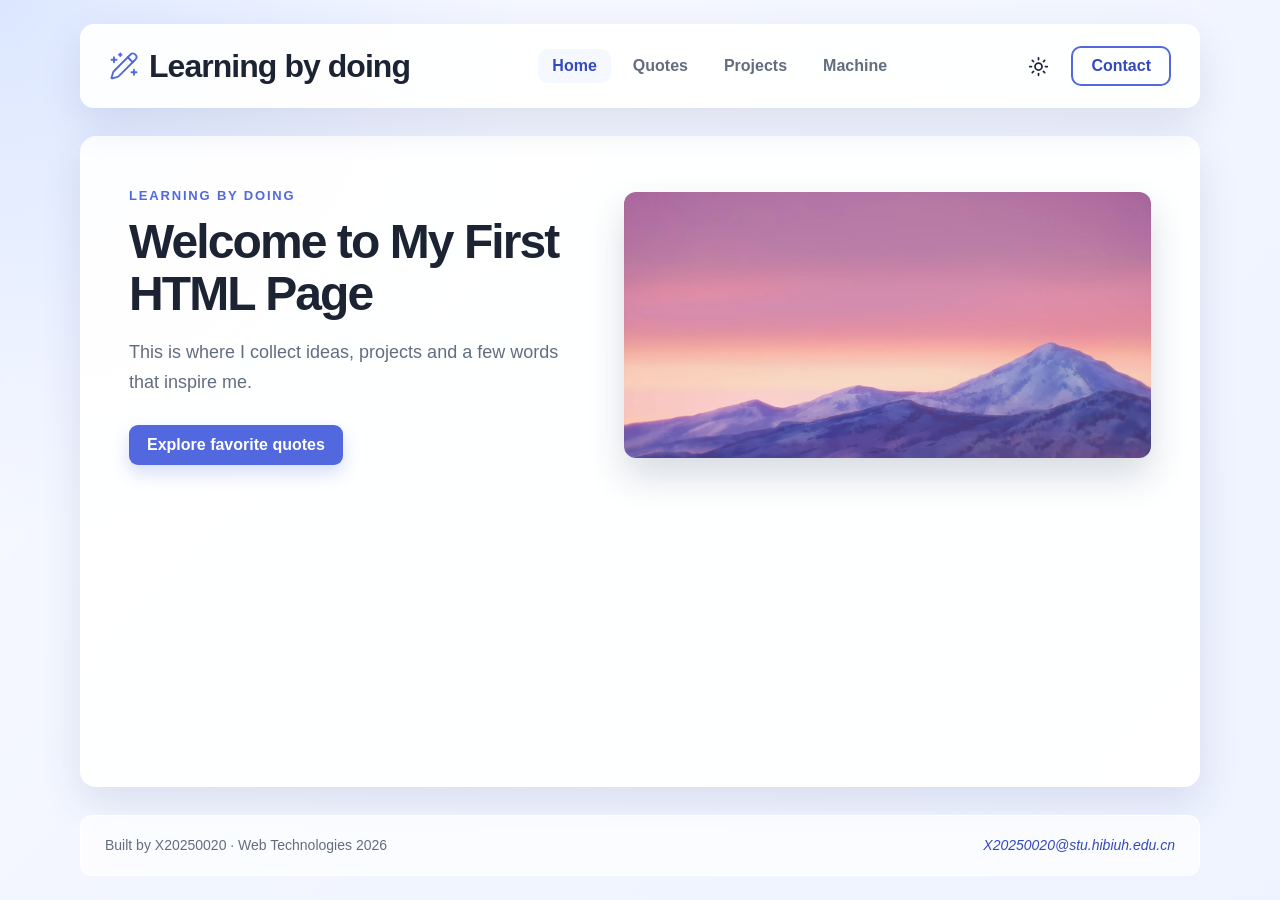
<file: index.html>
<!DOCTYPE html>
<html lang="en">

<head>
    <meta charset="UTF-8">
    <meta name="viewport" content="width=device-width, initial-scale=1.0">
    <title>Home | Learning by Doing</title>
    <link rel="stylesheet" href="styles.css">
    <link rel="icon" href="favicon.png" type="image/png">
</head>

<body class="home-page">
    <header id="site-header"></header>

    <main>
        <section class="hero">
            <div class="hero-copy">
                <p class="eyebrow">Learning by doing</p>
                <h1>Welcome to My First HTML Page</h1>
                <p>This is where I collect ideas, projects and a few words that inspire me.</p>
                <a class="button-link" href="quotes.html">Explore favorite quotes</a>
            </div>

            <img src="fun.png" alt="Purple mountain landscape beneath a pink sky">
        </section>
    </main>

    <footer id="site-footer"></footer>
    <script src="parts.js"></script>
</body>

</html>
</file>
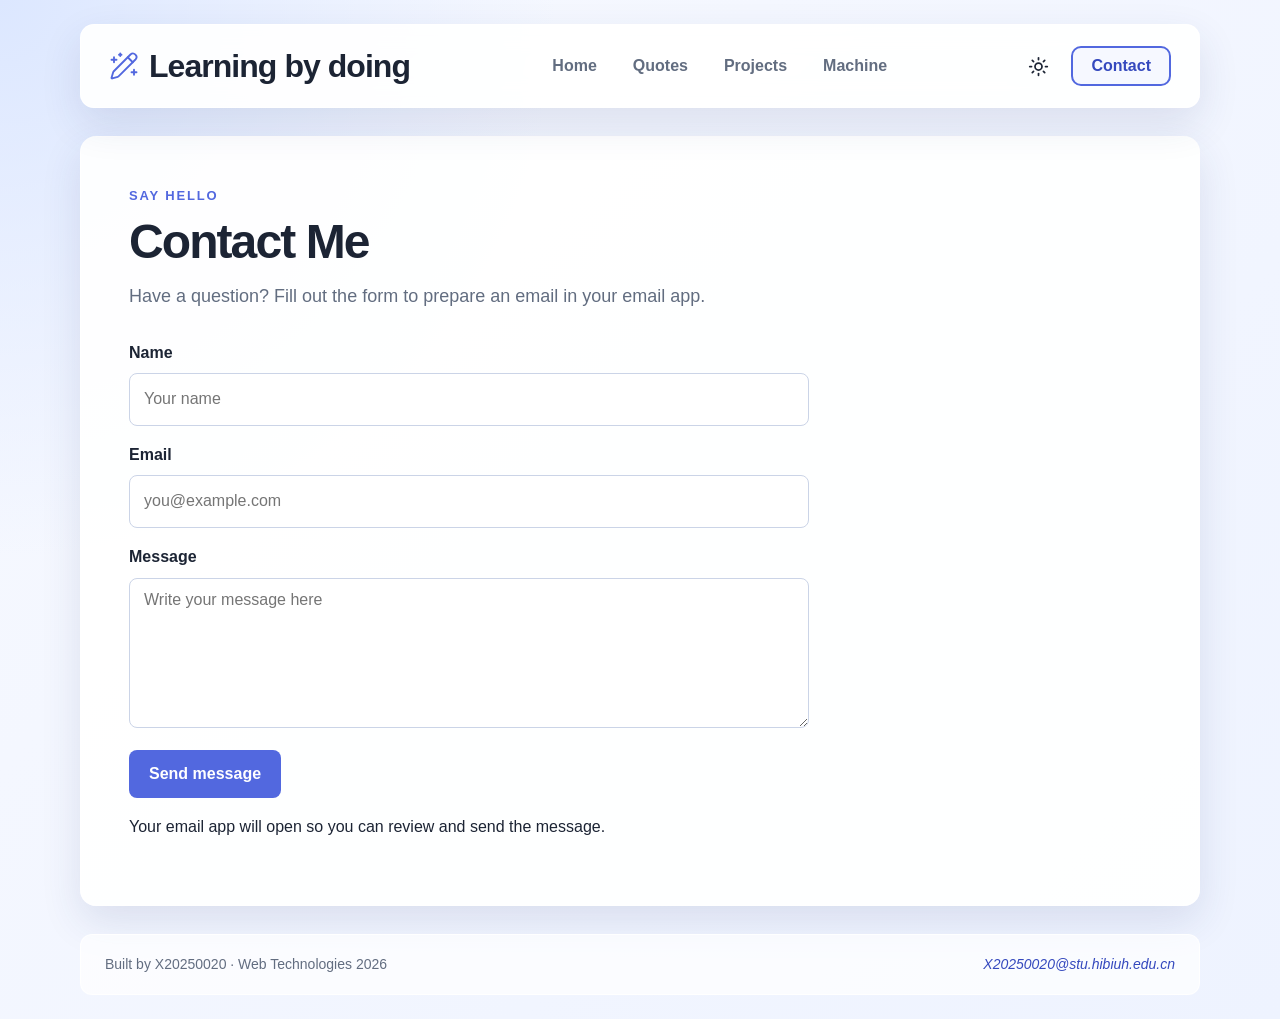
<file: contact.html>
<!DOCTYPE html>
<html lang="en">

<head>
    <meta charset="UTF-8">
    <meta name="viewport" content="width=device-width, initial-scale=1.0">
    <title>Contact | Learning by Doing</title>
    <link rel="stylesheet" href="styles.css">
    <link rel="icon" href="favicon.png" type="image/png">
</head>

<body class="contact-page">
    <header id="site-header"></header>

    <main>
        <p class="eyebrow">Say hello</p>
        <h1>Contact Me</h1>
        <p class="page-intro">
            Have a question? Fill out the form to prepare an email in your email app.
        </p>

        <form id="contact-form" action="mailto:X20250020@stu.hibiuh.edu.cn" method="post" enctype="text/plain">
            <p>
                <label for="name">Name</label>
                <input type="text" id="name" name="name" placeholder="Your name" autocomplete="name" required>
            </p>

            <p>
                <label for="email">Email</label>
                <input type="email" id="email" name="email" placeholder="you@example.com" autocomplete="email" required>
            </p>

            <p>
                <label for="message">Message</label>
            </p>

            <textarea id="message" name="message" rows="6" placeholder="Write your message here" required></textarea>

            <p>
                <button type="submit">Send message</button>
            </p>
            <p class="form-note" id="contact-status" role="status">Your email app will open so you can review and send the message.</p>
        </form>
    </main>

    <footer id="site-footer"></footer>
    <script src="parts.js"></script>
    <script src="contact.js"></script>
</body>

</html>
</file>
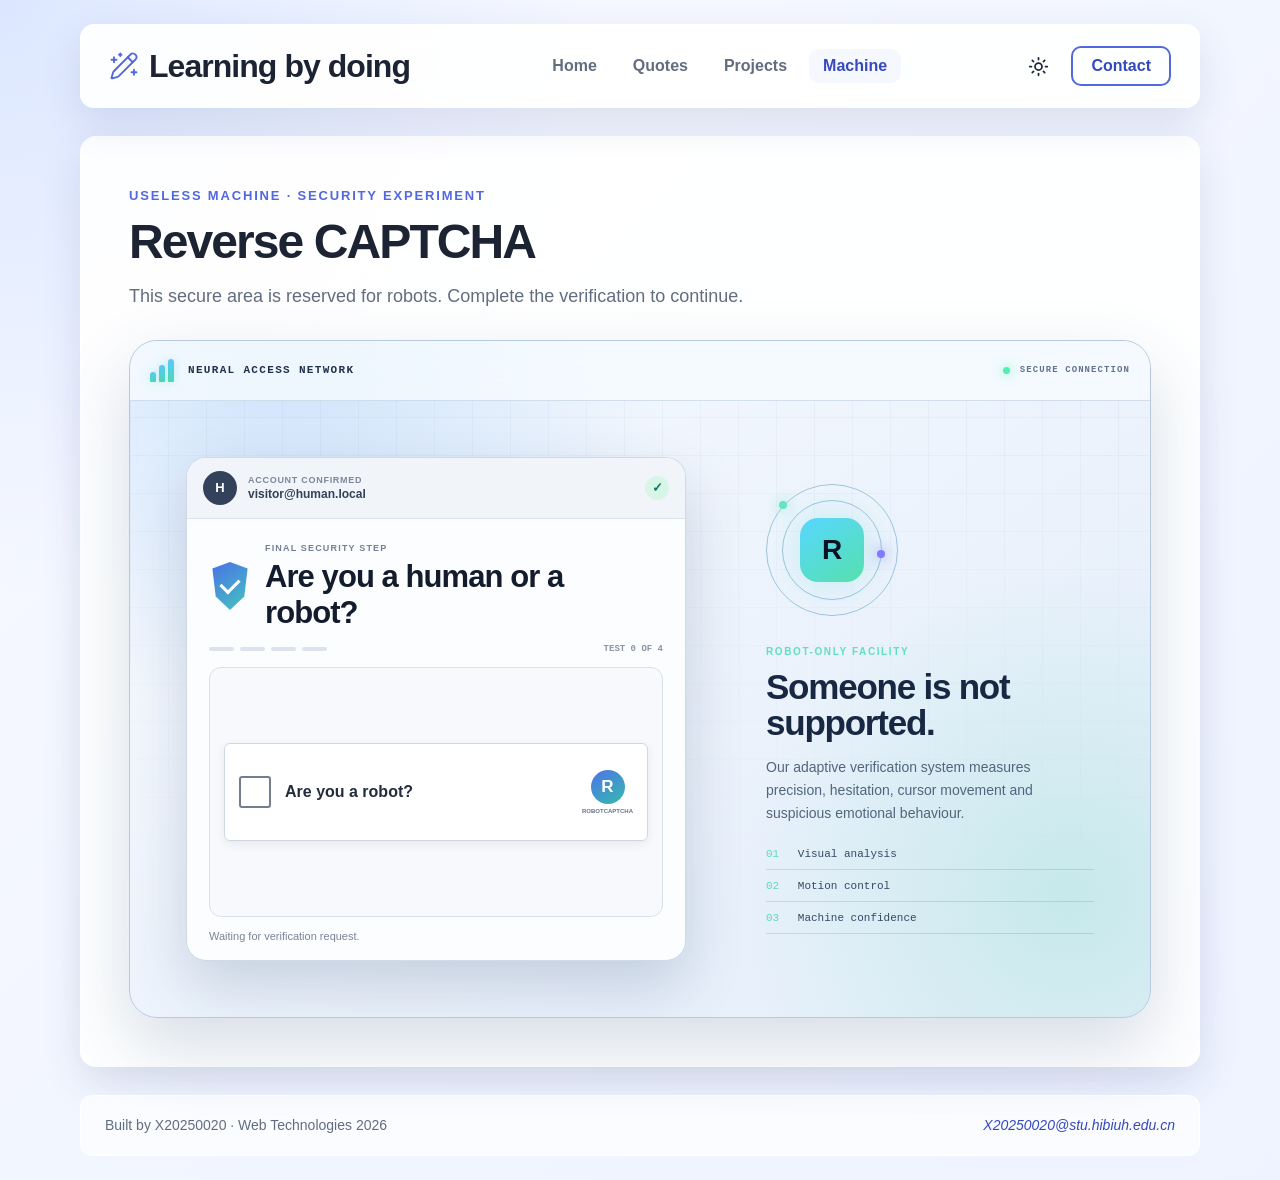
<file: machine.html>
<!DOCTYPE html>
<html lang="en">

<head>
    <meta charset="UTF-8">
    <meta name="viewport" content="width=device-width, initial-scale=1.0">

    <title>Reverse CAPTCHA | Learning by Doing</title>

    <link rel="stylesheet" href="styles.css">
    <link rel="stylesheet" href="machine.css">
    <link rel="icon" href="favicon.png" type="image/png">
</head>

<body class="machine-page">

    <header id="site-header"></header>

    <main>
        <section class="reverse-captcha" aria-labelledby="machine-title">
            <p class="eyebrow">Useless Machine · Security Experiment</p>
            <h1 id="machine-title">Reverse CAPTCHA</h1>
            <p class="page-intro">
                This secure area is reserved for robots. Complete the verification to continue.
            </p>

            <div id="security-terminal" class="security-terminal">
                <div class="terminal-grid" aria-hidden="true"></div>

                <div class="terminal-topbar">
                    <div class="network-brand">
                        <span class="network-mark" aria-hidden="true">
                            <i></i><i></i><i></i>
                        </span>
                        <span>NEURAL ACCESS NETWORK</span>
                    </div>
                    <div class="connection-status">
                        <span aria-hidden="true"></span>
                        SECURE CONNECTION
                    </div>
                </div>

                <div class="terminal-content">
                    <div class="access-card">
                        <div class="account-row">
                            <span class="account-avatar" aria-hidden="true">H</span>
                            <span>
                                <small>Account confirmed</small>
                                <strong>visitor@human.local</strong>
                            </span>
                            <span class="account-check" aria-label="Account verified">✓</span>
                        </div>

                        <div class="verification-heading">
                            <span class="shield-icon" aria-hidden="true"></span>
                            <div>
                                <p>FINAL SECURITY STEP</p>
                                <h2>Are you a human or a robot?</h2>
                            </div>
                        </div>

                        <div class="attempt-row">
                            <div id="progress-dots" class="progress-dots" aria-label="Verification progress">
                                <span></span><span></span><span></span><span></span>
                            </div>
                            <span id="attempt-label">TEST 0 OF 4</span>
                        </div>

                        <div id="test-area" class="test-area">
                            <button id="robot-checkbox" class="robot-checkbox" type="button">
                                <span class="checkbox-square" aria-hidden="true"></span>
                                <span class="checkbox-label">Are you a robot?</span>
                                <span class="captcha-seal" aria-hidden="true">
                                    <b>R</b>
                                    <small>ROBOTCAPTCHA</small>
                                </span>
                            </button>
                        </div>

                        <div id="verification-feedback" class="verification-feedback" aria-live="polite">
                            Waiting for verification request.
                        </div>
                    </div>

                    <aside class="security-information">
                        <div class="security-orbit" aria-hidden="true">
                            <span class="orbit-ring ring-one"></span>
                            <span class="orbit-ring ring-two"></span>
                            <span class="orbit-core">R</span>
                        </div>
                        <p class="security-kicker">ROBOT-ONLY FACILITY</p>
                        <h3>Someone is not supported.</h3>
                        <p>
                            Our adaptive verification system measures precision, hesitation,
                            cursor movement and suspicious emotional behaviour.
                        </p>
                        <ul>
                            <li><span>01</span> Visual analysis</li>
                            <li><span>02</span> Motion control</li>
                            <li><span>03</span> Machine confidence</li>
                        </ul>
                    </aside>
                </div>

                <div id="robot-scene" class="robot-scene" aria-hidden="true">
                    <div id="robot-door" class="robot-door">
                        <div class="door-light"></div>
                        <div class="door-frame"></div>
                        <div class="door-panel">
                            <span>ROBOTS ONLY</span>
                        </div>
                    </div>

                    <div id="security-robot" class="security-robot">
                        <div id="robot-speech" class="robot-speech">Beep?</div>
                        <div class="robot-antenna"><i></i></div>
                        <div class="robot-head">
                            <div class="robot-face">
                                <i></i><i></i>
                            </div>
                        </div>
                        <div class="robot-neck"></div>
                        <div class="robot-body">
                            <span>R-01</span>
                            <i></i>
                        </div>
                        <div class="robot-arm arm-left"></div>
                        <div class="robot-arm arm-right"></div>
                        <div class="robot-leg leg-left"></div>
                        <div class="robot-leg leg-right"></div>
                    </div>
                </div>

                <div id="final-result" class="final-result" aria-hidden="true">
                    <span class="final-lock" aria-hidden="true"></span>
                    <p>VERIFICATION COMPLETE</p>
                    <h2>Human detected.<br>Access denied.</h2>
                    <div class="robot-approved-line">
                        <span>✓</span> Robot R-01 was granted access in 0.04 seconds.
                    </div>
                    <button id="restart-verification" type="button">Try being less human</button>
                </div>
            </div>
        </section>
    </main>

    <footer id="site-footer"></footer>

    <script src="parts.js"></script>
    <script src="machine.js"></script>

</body>

</html>
</file>
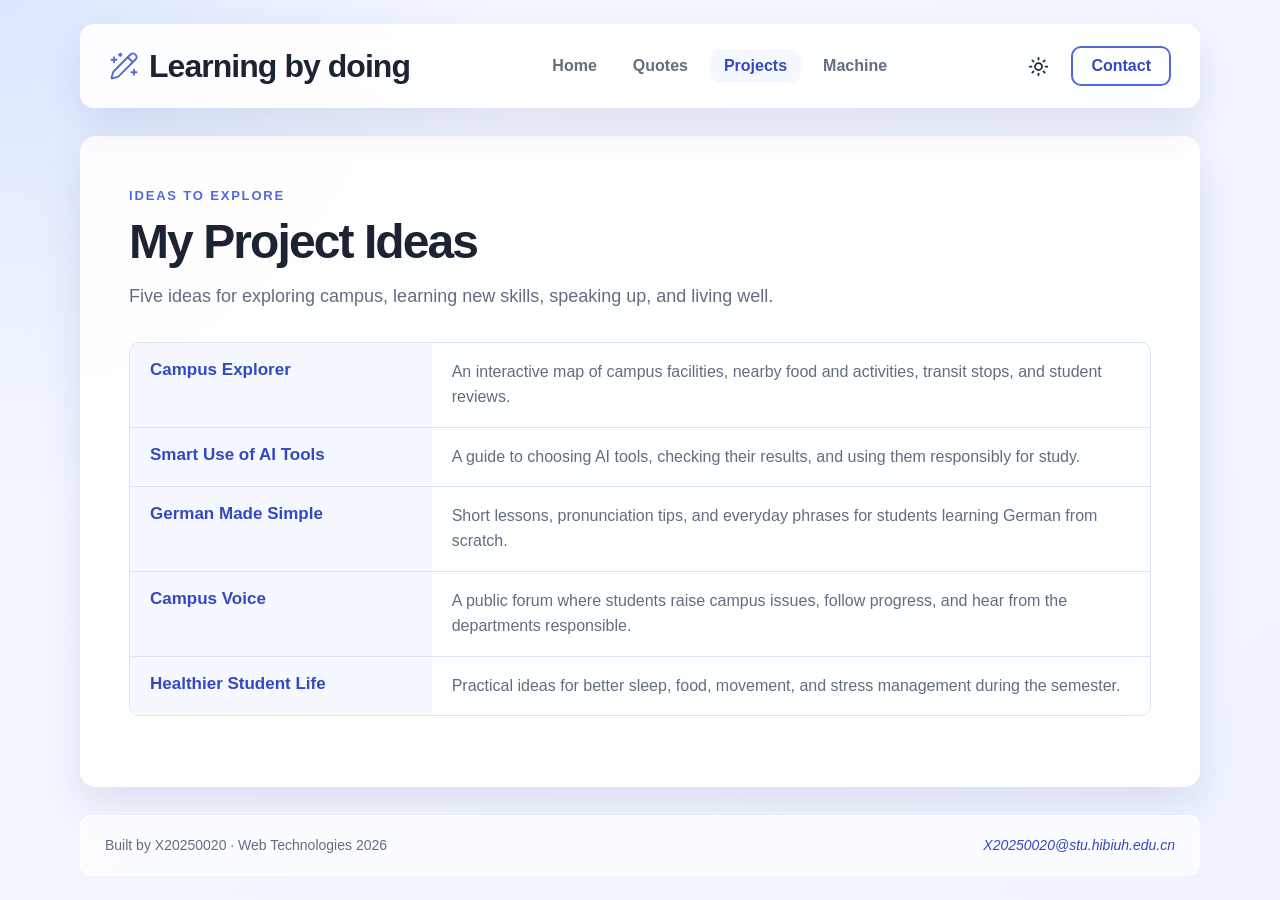
<file: project.html>
<!DOCTYPE html>
<html lang="en">

<head>
    <meta charset="UTF-8">
    <meta name="viewport" content="width=device-width, initial-scale=1.0">
    <title>Projects | Learning by Doing</title>
    <link rel="stylesheet" href="styles.css">
    <link rel="icon" href="favicon.png" type="image/png">
</head>

<body class="project-page">
    <header id="site-header"></header>

    <main>
        <p class="eyebrow">Ideas to explore</p>
        <h1>My Project Ideas</h1>
        <p class="page-intro">Five ideas for exploring campus, learning new skills, speaking up, and living well.</p>

        <dl>
            <dt>Campus Explorer</dt>
            <dd>An interactive map of campus facilities, nearby food and activities, transit stops, and student reviews.</dd>

            <dt>Smart Use of AI Tools</dt>
            <dd>A guide to choosing AI tools, checking their results, and using them responsibly for study.</dd>

            <dt>German Made Simple</dt>
            <dd>Short lessons, pronunciation tips, and everyday phrases for students learning German from scratch.</dd>

            <dt>Campus Voice</dt>
            <dd>A public forum where students raise campus issues, follow progress, and hear from the departments responsible.</dd>

            <dt>Healthier Student Life</dt>
            <dd>Practical ideas for better sleep, food, movement, and stress management during the semester.</dd>
        </dl>
    </main>

    <footer id="site-footer"></footer>
    <script src="parts.js"></script>
</body>

</html>
</file>
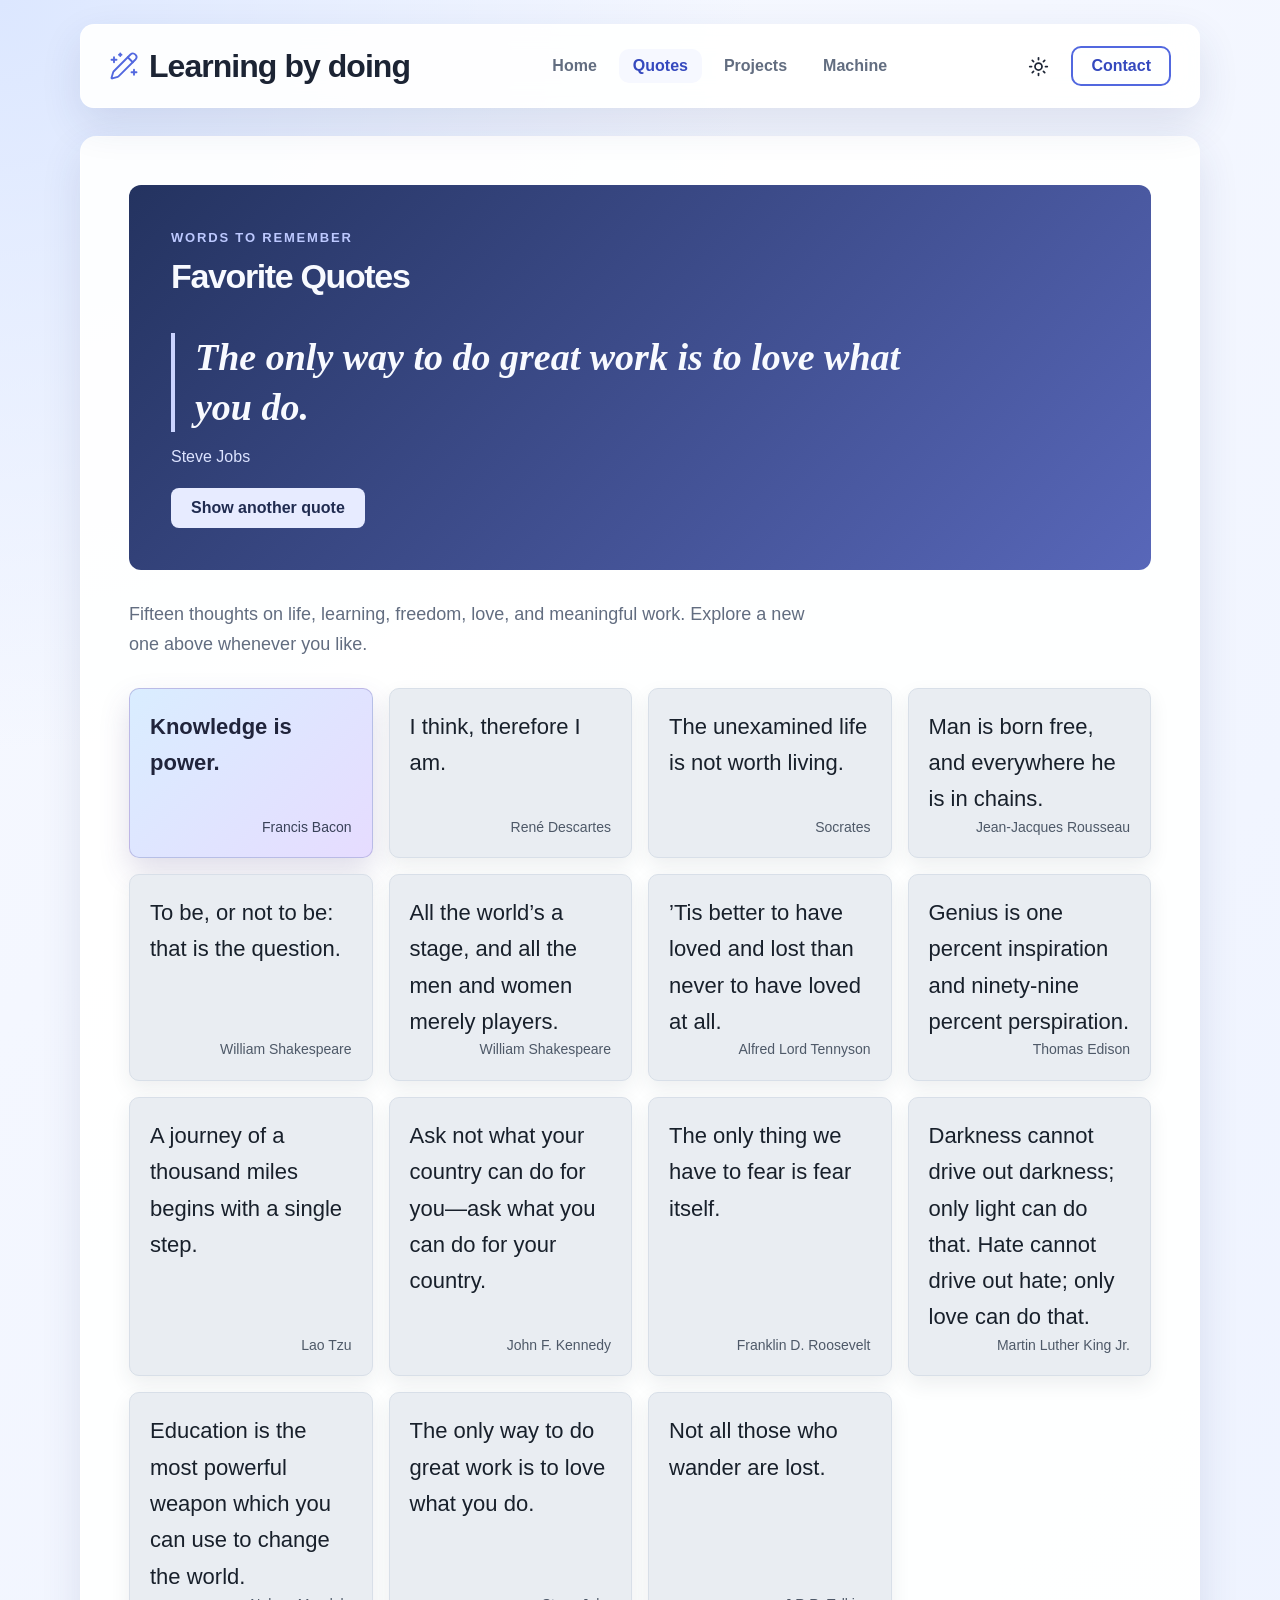
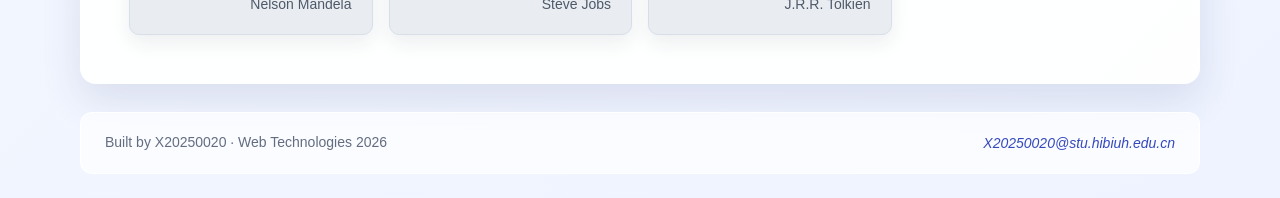
<file: quotes.html>
<!DOCTYPE html>
<html lang="en">
<head>
    <meta charset="UTF-8">
    <meta name="viewport" content="width=device-width, initial-scale=1.0">
    <title>Quotes | Learning by Doing</title>
    <link rel="stylesheet" href="styles.css">
    <link rel="icon" href="favicon.png" type="image/png">
</head>
<body class="quotes-page">
    <header id="site-header"></header>
    <main>
        <section class="quote-hero" aria-labelledby="quotes-heading">
            <div class="quote-hero-content">
                <p class="eyebrow">Words to remember</p>
                <h1 id="quotes-heading">Favorite Quotes</h1>
                <p class="quote-hero-line" id="featured-quote">Knowledge is power.</p>
                <p class="quote-hero-author" id="featured-author">Francis Bacon</p>
                <button class="quote-next" id="next-quote" type="button">Show another quote</button>
            </div>
        </section>
        <p class="page-intro">Fifteen thoughts on life, learning, freedom, love, and meaningful work. Explore a new one above whenever you like.</p>
        <div class="grid" id="quote-grid">
            <article class="quote highlight">
                <blockquote><p>Knowledge is power.</p></blockquote>
                <footer><span class="quote-author">Francis Bacon</span></footer>
            </article>

            <article class="quote">
                <blockquote><p>I think, therefore I am.</p></blockquote>
                <footer><span class="quote-author">René Descartes</span></footer>
            </article>

            <article class="quote">
                <blockquote><p>The unexamined life is not worth living.</p></blockquote>
                <footer><span class="quote-author">Socrates</span></footer>
            </article>

            <article class="quote">
                <blockquote><p>Man is born free, and everywhere he is in chains.</p></blockquote>
                <footer><span class="quote-author">Jean-Jacques Rousseau</span></footer>
            </article>

            <article class="quote">
                <blockquote><p>To be, or not to be: that is the question.</p></blockquote>
                <footer><span class="quote-author">William Shakespeare</span></footer>
            </article>

            <article class="quote">
                <blockquote><p>All the world’s a stage, and all the men and women merely players.</p></blockquote>
                <footer><span class="quote-author">William Shakespeare</span></footer>
            </article>

            <article class="quote">
                <blockquote><p>’Tis better to have loved and lost than never to have loved at all.</p></blockquote>
                <footer><span class="quote-author">Alfred Lord Tennyson</span></footer>
            </article>

            <article class="quote">
                <blockquote><p>Genius is one percent inspiration and ninety-nine percent perspiration.</p></blockquote>
                <footer><span class="quote-author">Thomas Edison</span></footer>
            </article>

            <article class="quote">
                <blockquote><p>A journey of a thousand miles begins with a single step.</p></blockquote>
                <footer><span class="quote-author">Lao Tzu</span></footer>
            </article>

            <article class="quote">
                <blockquote><p>Ask not what your country can do for you—ask what you can do for your country.</p></blockquote>
                <footer><span class="quote-author">John F. Kennedy</span></footer>
            </article>

            <article class="quote">
                <blockquote><p>The only thing we have to fear is fear itself.</p></blockquote>
                <footer><span class="quote-author">Franklin D. Roosevelt</span></footer>
            </article>

            <article class="quote">
                <blockquote><p>Darkness cannot drive out darkness; only light can do that. Hate cannot drive out hate; only love can do that.</p></blockquote>
                <footer><span class="quote-author">Martin Luther King Jr.</span></footer>
            </article>

            <article class="quote">
                <blockquote><p>Education is the most powerful weapon which you can use to change the world.</p></blockquote>
                <footer><span class="quote-author">Nelson Mandela</span></footer>
            </article>

            <article class="quote">
                <blockquote><p>The only way to do great work is to love what you do.</p></blockquote>
                <footer><span class="quote-author">Steve Jobs</span></footer>
            </article>

            <article class="quote">
                <blockquote><p>Not all those who wander are lost.</p></blockquote>
                <footer><span class="quote-author">J.R.R. Tolkien</span></footer>
            </article>
        </div>
    </main>
    <footer id="site-footer"></footer>
    <script src="parts.js"></script>
    <script src="quotes.js"></script>
</body>
</html>
</file>
<file: styles.css>
:root {
    --background: #eef3ff;
    --surface: rgba(255, 255, 255, 0.92);
    --surface-soft: #f6f8ff;
    --text: #1c2434;
    --muted: #626d80;
    --accent: #5268df;
    --accent-dark: #3549be;
    --line: #dce3f3;
    --shadow: 0 16px 40px rgba(45, 61, 112, 0.12);
}

html[data-theme="dark"] {
    color-scheme: dark;
    --background: #0f172a;
    --surface: rgba(25, 35, 55, 0.94);
    --surface-soft: #222e47;
    --text: #f3f6ff;
    --muted: #b8c2d8;
    --accent: #91a4ff;
    --accent-dark: #bec8ff;
    --line: #3b4862;
    --shadow: 0 16px 40px rgba(0, 0, 0, 0.3);
}

* {
    box-sizing: border-box;
}

html {
    scroll-behavior: smooth;
}

body {
    min-height: 100vh;
    margin: 0;
    display: flex;
    flex-direction: column;
    color: var(--text);
    font-family: Arial, Helvetica, sans-serif;
    background:
        radial-gradient(circle at top left, #dce7ff 0, transparent 34%),
        linear-gradient(135deg, #f7f9ff 0%, var(--background) 100%);
}

html[data-theme="dark"] body {
    background:
        radial-gradient(circle at top left, #26365f 0, transparent 36%),
        linear-gradient(135deg, #111827 0%, var(--background) 100%);
}

a {
    color: var(--accent-dark);
}

header,
main,
#site-footer {
    width: min(1120px, calc(100% - 32px));
    margin-left: auto;
    margin-right: auto;
}

header {
    margin-top: 24px;
    padding: 20px 28px;
    background: var(--surface);
    border: 1px solid rgba(255, 255, 255, 0.8);
    border-radius: 14px;
    box-shadow: var(--shadow);
    backdrop-filter: blur(12px);
    display: flex;
    align-items: center;
    gap: 24px;
}

#logo {
    display: flex;
    flex: 0 0 auto;
    align-items: center;
    justify-content: flex-start;
    gap: 10px;
}

#logo .logo-icon {
    width: 30px;
    height: 30px;
    flex: 0 0 auto;
    background-color: var(--accent);
    -webkit-mask: url("data:image/svg+xml,%3Csvg%20xmlns%3D%22http%3A%2F%2Fwww.w3.org%2F2000%2Fsvg%22%20viewBox%3D%220%200%2024%2024%22%20fill%3D%22none%22%20stroke%3D%22black%22%20stroke-width%3D%221.5%22%20stroke-linecap%3D%22round%22%20stroke-linejoin%3D%22round%22%3E%3Cpath%20d%3D%22M10%203H8%22%2F%3E%3Cpath%20d%3D%22m15.007%205.008%203.987%203.986%22%2F%3E%3Cpath%20d%3D%22M20%2015v4%22%2F%3E%3Cpath%20d%3D%22M21.174%206.813a2.82%202.82%200%200%200-3.986-3.987L3.842%2016.175a2%202%200%200%200-.5.83l-1.321%204.352a.5.5%200%200%200%20.623.622l4.353-1.32a2%202%200%200%200%20.83-.497z%22%2F%3E%3Cpath%20d%3D%22M22%2017h-4%22%2F%3E%3Cpath%20d%3D%22M4%205v4%22%2F%3E%3Cpath%20d%3D%22M6%207H2%22%2F%3E%3Cpath%20d%3D%22M9%202v2%22%2F%3E%3C%2Fsvg%3E") center / contain no-repeat;
    mask: url("data:image/svg+xml,%3Csvg%20xmlns%3D%22http%3A%2F%2Fwww.w3.org%2F2000%2Fsvg%22%20viewBox%3D%220%200%2024%2024%22%20fill%3D%22none%22%20stroke%3D%22black%22%20stroke-width%3D%221.5%22%20stroke-linecap%3D%22round%22%20stroke-linejoin%3D%22round%22%3E%3Cpath%20d%3D%22M10%203H8%22%2F%3E%3Cpath%20d%3D%22m15.007%205.008%203.987%203.986%22%2F%3E%3Cpath%20d%3D%22M20%2015v4%22%2F%3E%3Cpath%20d%3D%22M21.174%206.813a2.82%202.82%200%200%200-3.986-3.987L3.842%2016.175a2%202%200%200%200-.5.83l-1.321%204.352a.5.5%200%200%200%20.623.622l4.353-1.32a2%202%200%200%200%20.83-.497z%22%2F%3E%3Cpath%20d%3D%22M22%2017h-4%22%2F%3E%3Cpath%20d%3D%22M4%205v4%22%2F%3E%3Cpath%20d%3D%22M6%207H2%22%2F%3E%3Cpath%20d%3D%22M9%202v2%22%2F%3E%3C%2Fsvg%3E") center / contain no-repeat;
}

#logo a {
    color: var(--text);
    font-size: clamp(24px, 3vw, 32px);
    font-weight: 800;
    letter-spacing: -0.03em;
    text-decoration: none;
}

nav ul {
    margin: 0;
    padding: 0;
    display: flex;
    flex-wrap: wrap;
    justify-content: center;
    justify-self: center;
    gap: 8px;
    list-style: none;
}

nav {
    flex: 1;
    min-width: 0;
    display: grid;
    grid-template-columns: minmax(0, 1fr) auto auto;
    align-items: center;
    gap: 12px;
}

nav a {
    display: block;
    padding: 8px 14px;
    color: var(--muted);
    font-weight: 700;
    text-decoration: none;
    border-radius: 10px;
    transition: color 160ms ease, background-color 160ms ease, transform 160ms ease;
}

nav a:hover {
    color: var(--accent-dark);
    background: #edf0ff;
    transform: translateY(-1px);
}

nav a[aria-current="page"] {
    color: var(--accent-dark);
    background: var(--surface-soft);
}

nav .contact-button {
    flex: 0 0 auto;
    padding: 9px 18px;
    color: var(--accent-dark);
    border: 2px solid var(--accent);
    border-radius: 10px;
    background-color: transparent;
}

nav .contact-button:hover {
    color: white;
    background-color: var(--accent);
}

nav .theme-toggle {
    width: 42px;
    height: 42px;
    flex: 0 0 auto;
    padding: 0;
    display: grid;
    place-items: center;
    color: var(--text);
    background: transparent;
    border: 0;
    border-radius: 8px;
    box-shadow: none;
}

nav .theme-toggle:hover {
    color: var(--accent-dark);
    background: var(--surface-soft);
    transform: translateY(-1px);
}

.theme-toggle .theme-icon {
    width: 21px;
    height: 21px;
    background-color: currentColor;
}

.sun-icon {
    -webkit-mask: url("data:image/svg+xml,%3Csvg%20xmlns%3D%22http%3A%2F%2Fwww.w3.org%2F2000%2Fsvg%22%20viewBox%3D%220%200%2024%2024%22%20fill%3D%22none%22%20stroke%3D%22black%22%20stroke-width%3D%222%22%20stroke-linecap%3D%22round%22%20stroke-linejoin%3D%22round%22%3E%3Ccircle%20cx%3D%2212%22%20cy%3D%2212%22%20r%3D%224%22%2F%3E%3Cpath%20d%3D%22M12%202v2%22%2F%3E%3Cpath%20d%3D%22M12%2020v2%22%2F%3E%3Cpath%20d%3D%22m4.93%204.93%201.42%201.42%22%2F%3E%3Cpath%20d%3D%22m17.66%2017.66%201.41%201.41%22%2F%3E%3Cpath%20d%3D%22M2%2012h2%22%2F%3E%3Cpath%20d%3D%22M20%2012h2%22%2F%3E%3Cpath%20d%3D%22m6.34%2017.66-1.41%201.41%22%2F%3E%3Cpath%20d%3D%22m19.07%204.93-1.41%201.41%22%2F%3E%3C%2Fsvg%3E") center / contain no-repeat;
    mask: url("data:image/svg+xml,%3Csvg%20xmlns%3D%22http%3A%2F%2Fwww.w3.org%2F2000%2Fsvg%22%20viewBox%3D%220%200%2024%2024%22%20fill%3D%22none%22%20stroke%3D%22black%22%20stroke-width%3D%222%22%20stroke-linecap%3D%22round%22%20stroke-linejoin%3D%22round%22%3E%3Ccircle%20cx%3D%2212%22%20cy%3D%2212%22%20r%3D%224%22%2F%3E%3Cpath%20d%3D%22M12%202v2%22%2F%3E%3Cpath%20d%3D%22M12%2020v2%22%2F%3E%3Cpath%20d%3D%22m4.93%204.93%201.42%201.42%22%2F%3E%3Cpath%20d%3D%22m17.66%2017.66%201.41%201.41%22%2F%3E%3Cpath%20d%3D%22M2%2012h2%22%2F%3E%3Cpath%20d%3D%22M20%2012h2%22%2F%3E%3Cpath%20d%3D%22m6.34%2017.66-1.41%201.41%22%2F%3E%3Cpath%20d%3D%22m19.07%204.93-1.41%201.41%22%2F%3E%3C%2Fsvg%3E") center / contain no-repeat;
}

.moon-icon {
    -webkit-mask: url("data:image/svg+xml,%3Csvg%20xmlns%3D%22http%3A%2F%2Fwww.w3.org%2F2000%2Fsvg%22%20viewBox%3D%220%200%2024%2024%22%3E%3Cpath%20d%3D%22M20.7%2014.2A8.4%208.4%200%200%201%209.8%203.3%209%209%200%201%200%2020.7%2014.2Z%22%2F%3E%3C%2Fsvg%3E") center / contain no-repeat;
    mask: url("data:image/svg+xml,%3Csvg%20xmlns%3D%22http%3A%2F%2Fwww.w3.org%2F2000%2Fsvg%22%20viewBox%3D%220%200%2024%2024%22%3E%3Cpath%20d%3D%22M20.7%2014.2A8.4%208.4%200%200%201%209.8%203.3%209%209%200%201%200%2020.7%2014.2Z%22%2F%3E%3C%2Fsvg%3E") center / contain no-repeat;
}

.moon-icon {
    display: none;
}

html[data-theme="dark"] .sun-icon {
    display: none;
}

html[data-theme="dark"] .moon-icon {
    display: block;
}

html[data-theme="dark"] nav .theme-toggle {
    color: #f8fafc;
}

html[data-theme="dark"] header,
html[data-theme="dark"] main {
    border-color: rgba(148, 163, 184, 0.18);
}

html[data-theme="dark"] nav a:hover {
    background: #2a3655;
}

html[data-theme="dark"] nav .contact-button:hover {
    color: #111827;
    background: var(--accent);
}

main {
    flex: 1;
    margin-top: 28px;
    margin-bottom: 28px;
    padding: clamp(24px, 4vw, 48px);
    background: var(--surface);
    border: 1px solid rgba(255, 255, 255, 0.85);
    border-radius: 16px;
    box-shadow: var(--shadow);
}

h1 {
    margin: 0 0 14px;
    font-size: clamp(32px, 5vw, 48px);
    line-height: 1.08;
    letter-spacing: -0.04em;
}

p {
    line-height: 1.65;
}

.eyebrow {
    margin: 0 0 10px;
    color: var(--accent);
    font-size: 13px;
    font-weight: 800;
    letter-spacing: 0.14em;
    text-transform: uppercase;
}

.page-intro {
    max-width: 680px;
    margin: 0 0 28px;
    color: var(--muted);
    font-size: 18px;
}

.hero {
    display: grid;
    grid-template-columns: minmax(0, 0.9fr) minmax(320px, 1.1fr);
    align-items: center;
    gap: clamp(28px, 5vw, 64px);
}

.hero-copy p:not(.eyebrow) {
    max-width: 520px;
    color: var(--muted);
    font-size: 18px;
}

.button-link {
    display: inline-block;
    margin-top: 10px;
    padding: 11px 18px;
    color: #fff;
    font-weight: 700;
    text-decoration: none;
    background: var(--accent);
    border-radius: 9px;
    box-shadow: 0 8px 18px rgba(82, 104, 223, 0.24);
    transition: background-color 160ms ease, transform 160ms ease;
}

.button-link:hover {
    color: #fff;
    background: var(--accent-dark);
    transform: translateY(-2px);
}

.hero img {
    display: block;
    width: 100%;
    max-height: 420px;
    object-fit: cover;
    border-radius: 12px;
    box-shadow: 0 18px 36px rgba(40, 56, 96, 0.18);
}

.quote-hero {
    margin-bottom: 30px;
    overflow: hidden;
    color: #f8faff;
    background: linear-gradient(135deg, #243360, #5867b9);
    border-radius: 12px;
}

.quote-hero-content {
    max-width: 900px;
    padding: clamp(24px, 4vw, 42px);
}

.quote-hero .eyebrow {
    color: #bdc9ff;
}

.quote-hero h1 {
    font-size: clamp(26px, 3vw, 34px);
}

.quote-hero-line {
    max-width: 780px;
    min-height: 2em;
    margin-bottom: 12px;
    padding-left: 20px;
    font-family: Georgia, "Times New Roman", serif;
    font-size: clamp(27px, 3.2vw, 38px);
    font-style: italic;
    font-weight: 700;
    line-height: 1.3;
    border-left: 4px solid #cbd4ff;
}

.quote-hero-author {
    margin: 0 0 18px;
    color: #dce3ff;
}

.quote-next {
    color: #202b50;
    background: #e7ebff;
}

.quote-next:hover {
    color: #17213e;
    background: #ffffff;
}

.grid {
    display: grid;
    grid-template-columns: repeat(auto-fit, minmax(240px, 1fr));
    gap: 16px;
}

.quote {
    width: 100%;
    min-height: 170px;
    padding: 20px;
    display: flex;
    flex-direction: column;
    justify-content: space-between;
    color: #fff;
    font-size: 17px;
    line-height: 1.4;
    background: linear-gradient(145deg, #374151, #252b36);
    border: 0;
    border-radius: 10px;
    box-shadow: 0 10px 24px rgba(24, 33, 52, 0.17);
    transition: transform 180ms ease, box-shadow 180ms ease;
}

.quote:hover {
    transform: translateY(-3px);
    box-shadow: 0 14px 28px rgba(24, 33, 52, 0.22);
}

.quote blockquote,
.quote blockquote p {
    margin: 0;
}

.quote blockquote {
    font-size: clamp(18px, 2vw, 22px);
}

.quote footer {
    width: auto;
    margin: auto 0 0;
    color: rgba(255, 255, 255, 0.72);
    font-size: 14px;
    text-align: right;
}

.quote footer a {
    color: inherit;
    text-underline-offset: 2px;
}

.quote.highlight {
    color: #20243b;
    background: linear-gradient(135deg, #d9edff 0%, #e6dcff 100%);
    border: 1px solid rgba(129, 124, 193, 0.4);
    box-shadow: 0 14px 30px rgba(76, 67, 135, 0.18);
}

.quote.highlight blockquote {
    font-weight: 700;
    line-height: 1.3;
}

.quote.highlight footer {
    color: #394259;
}

html[data-theme="light"] .quote:not(.highlight) {
    color: #18202b;
    background: #e9edf2;
    border: 1px solid #d8dfe8;
    box-shadow: 0 8px 20px rgba(35, 46, 70, 0.08);
}

html[data-theme="light"] .quote:not(.highlight) footer {
    color: #4e5968;
}

.project-page dl {
    margin: 30px 0 0;
    display: grid;
    grid-template-columns: minmax(210px, 0.42fr) 1fr;
    overflow: hidden;
    border: 1px solid var(--line);
    border-radius: 10px;
}

.project-page dt,
.project-page dd {
    margin: 0;
    padding: 17px 20px;
    border-bottom: 1px solid var(--line);
}

.project-page dt {
    color: var(--accent-dark);
    font-size: 17px;
    font-weight: 800;
    background: var(--surface-soft);
}

.project-page dd {
    color: var(--muted);
    line-height: 1.55;
}

.project-page dt:last-of-type,
.project-page dd:last-of-type {
    border-bottom: 0;
}

form {
    max-width: 680px;
    margin-top: 28px;
}

form p {
    margin: 0 0 16px;
}

label {
    display: block;
    margin-bottom: 7px;
    font-weight: 700;
}

input,
textarea {
    width: 100%;
    padding: 12px 14px;
    color: var(--text);
    font: inherit;
    background: #fff;
    border: 1px solid #cbd4e7;
    border-radius: 8px;
    outline: none;
    transition: border-color 160ms ease, box-shadow 160ms ease;
}

html[data-theme="dark"] input,
html[data-theme="dark"] textarea {
    background: #172238;
    border-color: var(--line);
}

textarea {
    min-height: 150px;
    margin: -8px 0 18px;
    resize: vertical;
}

input:focus,
textarea:focus {
    border-color: var(--accent);
    box-shadow: 0 0 0 4px rgba(82, 104, 223, 0.14);
}

button {
    padding: 11px 20px;
    color: #fff;
    font: inherit;
    font-weight: 700;
    background: var(--accent);
    border: 0;
    border-radius: 8px;
    cursor: pointer;
    transition: background-color 160ms ease, transform 160ms ease;
}

button:hover {
    background: var(--accent-dark);
    transform: translateY(-1px);
}

#site-footer {
    margin-top: 0;
    margin-bottom: 24px;
    padding: 18px 24px;
    display: flex;
    align-items: center;
    justify-content: space-between;
    gap: 16px;
    color: var(--muted);
    font-size: 14px;
    text-align: left;
    background: rgba(255, 255, 255, 0.7);
    border: 1px solid rgba(255, 255, 255, 0.85);
    border-radius: 12px;
}

html[data-theme="dark"] #site-footer {
    background: rgba(25, 35, 55, 0.8);
    border-color: rgba(148, 163, 184, 0.18);
}

#site-footer p,
#site-footer address {
    margin: 0;
}

#site-footer a {
    color: var(--accent-dark);
    text-decoration: none;
}

#site-footer a:hover {
    text-decoration: underline;
}

@media (max-width: 760px) {
    header,
    main,
    #site-footer {
        width: min(100% - 20px, 1120px);
    }

    header {
        margin-top: 10px;
        padding: 18px;
        flex-direction: column;
    }

    nav {
        width: 100%;
        grid-template-columns: minmax(0, 1fr) auto auto;
    }

    nav ul {
        margin: 0;
    }
    
    main {
        margin-top: 14px;
        margin-bottom: 14px;
        padding: 24px;
    }

    .hero {
        grid-template-columns: 1fr;
    }

    .hero img {
        max-height: 340px;
    }

    .project-page dl {
        grid-template-columns: 1fr;
    }

    .project-page dt {
        border-bottom: 0;
    }

    .project-page dd {
        padding-top: 0;
    }

    .quote {
        height: auto;
        min-height: 165px;
    }

    #site-footer {
        margin-bottom: 10px;
        align-items: flex-start;
        flex-direction: column;
    }
}

@media (max-width: 420px) {
    #logo a {
        font-size: 23px;
    }

    nav a {
        padding: 7px 10px;
        font-size: 14px;
    }

    nav ul {
        grid-column: 1 / -1;
        grid-row: 2;
    }

    nav .theme-toggle {
        grid-column: 2;
        grid-row: 1;
    }

    nav .contact-button {
        grid-column: 3;
        grid-row: 1;
    }

    .grid {
        grid-template-columns: 1fr;
    }
}
</file>
<file: machine.css>
.reverse-captcha {
    max-width: 1040px;
    margin: 0 auto;
}

.security-terminal {
    --terminal-blue: #56d9ff;
    --terminal-green: #52f0b0;
    --terminal-red: #ff647c;
    position: relative;
    min-height: 660px;
    overflow: hidden;
    color: #eaf2ff;
    background:
        radial-gradient(circle at 18% 0%, rgba(45, 115, 180, 0.22), transparent 34%),
        radial-gradient(circle at 90% 78%, rgba(52, 213, 174, 0.1), transparent 27%),
        linear-gradient(145deg, #101a2d, #070d19 72%);
    border: 1px solid #263c57;
    border-radius: 28px;
    box-shadow:
        0 28px 70px rgba(7, 17, 35, 0.35),
        inset 0 1px 0 rgba(255, 255, 255, 0.07);
    isolation: isolate;
}

.terminal-grid {
    position: absolute;
    inset: 0;
    z-index: -1;
    opacity: 0.25;
    background-image:
        linear-gradient(rgba(85, 180, 230, 0.09) 1px, transparent 1px),
        linear-gradient(90deg, rgba(85, 180, 230, 0.09) 1px, transparent 1px);
    background-size: 38px 38px;
    mask-image: linear-gradient(to bottom, black, transparent 85%);
}

.security-terminal::after {
    position: absolute;
    inset: 0;
    z-index: 20;
    pointer-events: none;
    content: "";
    opacity: 0.12;
    background: repeating-linear-gradient(
        to bottom,
        transparent 0,
        transparent 3px,
        rgba(255, 255, 255, 0.06) 4px
    );
}

.terminal-topbar {
    min-height: 60px;
    padding: 13px 20px;
    display: flex;
    align-items: center;
    justify-content: space-between;
    gap: 20px;
    background: rgba(6, 12, 25, 0.72);
    border-bottom: 1px solid rgba(109, 152, 194, 0.2);
    backdrop-filter: blur(12px);
}

.network-brand,
.connection-status {
    display: flex;
    align-items: center;
    gap: 10px;
    font-family: "Courier New", Courier, monospace;
    font-size: 11px;
    font-weight: 800;
    letter-spacing: 0.12em;
}

.network-mark {
    width: 28px;
    height: 24px;
    display: flex;
    align-items: flex-end;
    gap: 3px;
}

.network-mark i {
    width: 6px;
    display: block;
    background: linear-gradient(to top, #4bd9b0, #58c8ff);
    border-radius: 4px 4px 1px 1px;
    box-shadow: 0 0 10px rgba(77, 217, 192, 0.35);
}

.network-mark i:nth-child(1) { height: 10px; }
.network-mark i:nth-child(2) { height: 17px; }
.network-mark i:nth-child(3) { height: 23px; }

.connection-status {
    color: #8fa1ba;
    font-size: 9px;
}

.connection-status span {
    width: 7px;
    height: 7px;
    border-radius: 50%;
    background: var(--terminal-green);
    box-shadow: 0 0 12px var(--terminal-green);
}

.terminal-content {
    min-height: 598px;
    padding: clamp(28px, 5vw, 56px);
    display: grid;
    grid-template-columns: minmax(360px, 500px) minmax(250px, 1fr);
    align-items: center;
    gap: clamp(34px, 7vw, 80px);
    transition: opacity 300ms ease, filter 300ms ease, transform 400ms ease;
}

.security-terminal.is-denied .terminal-content {
    opacity: 0.12;
    filter: blur(3px);
    transform: scale(0.98);
    pointer-events: none;
}

.access-card {
    overflow: hidden;
    color: #1c2638;
    background: rgba(251, 253, 255, 0.98);
    border: 1px solid rgba(255, 255, 255, 0.9);
    border-radius: 20px;
    box-shadow: 0 24px 65px rgba(0, 0, 0, 0.34);
}

.account-row {
    padding: 13px 16px;
    display: grid;
    grid-template-columns: auto 1fr auto;
    align-items: center;
    gap: 11px;
    background: #f1f5fa;
    border-bottom: 1px solid #dbe3ee;
}

.account-avatar {
    width: 34px;
    height: 34px;
    display: grid;
    place-items: center;
    color: #ffffff;
    background: #34415a;
    border-radius: 50%;
    font-size: 13px;
    font-weight: 900;
}

.account-row small,
.account-row strong {
    display: block;
}

.account-row small {
    margin-bottom: 2px;
    color: #7c8798;
    font-size: 9px;
    font-weight: 800;
    letter-spacing: 0.08em;
    text-transform: uppercase;
}

.account-row strong {
    color: #334056;
    font-size: 12px;
}

.account-check {
    width: 24px;
    height: 24px;
    display: grid;
    place-items: center;
    color: #087d62;
    background: #d7f6e8;
    border-radius: 50%;
    font-size: 13px;
    font-weight: 900;
}

.verification-heading {
    padding: 22px 22px 13px;
    display: flex;
    align-items: center;
    gap: 14px;
}

.verification-heading p,
.verification-heading h2 {
    margin: 0;
}

.verification-heading p {
    margin-bottom: 3px;
    color: #748095;
    font-size: 9px;
    font-weight: 900;
    letter-spacing: 0.13em;
}

.verification-heading h2 {
    color: #131c2d;
    font-size: clamp(23px, 3.5vw, 31px);
    letter-spacing: -0.03em;
}

.shield-icon {
    position: relative;
    width: 42px;
    height: 48px;
    flex: 0 0 auto;
    display: block;
    background: linear-gradient(145deg, #4b6ee8, #43c9bd);
    clip-path: polygon(50% 0, 92% 14%, 84% 72%, 50% 100%, 16% 72%, 8% 14%);
}

.shield-icon::after {
    position: absolute;
    left: 50%;
    top: 50%;
    width: 9px;
    height: 15px;
    content: "";
    border: solid #ffffff;
    border-width: 0 3px 3px 0;
    transform: translate(-50%, -62%) rotate(45deg);
}

.attempt-row {
    padding: 0 22px 13px;
    display: flex;
    align-items: center;
    justify-content: space-between;
}

.progress-dots {
    display: flex;
    gap: 6px;
}

.progress-dots span {
    width: 25px;
    height: 4px;
    display: block;
    background: #dce3ec;
    border-radius: 999px;
    transition: background-color 220ms ease, box-shadow 220ms ease;
}

.progress-dots span.is-current {
    background: #4d74e7;
    box-shadow: 0 0 8px rgba(77, 116, 231, 0.5);
}

.progress-dots span.is-failed {
    background: #e6546c;
}

.progress-dots span.is-passed {
    background: #42d6a4;
    box-shadow: 0 0 9px rgba(66, 214, 164, 0.6);
}

#attempt-label {
    color: #8a95a5;
    font-family: "Courier New", Courier, monospace;
    font-size: 9px;
    font-weight: 800;
}

.test-area {
    min-height: 250px;
    margin: 0 22px;
    display: grid;
    place-items: center;
    overflow: hidden;
    background: #f7f9fc;
    border: 1px solid #d9e1eb;
    border-radius: 12px;
}

.test-area.is-changing > * {
    animation: test-arrive 350ms ease both;
}

.test-area.is-error {
    animation: test-shake 350ms ease;
    border-color: #e75e72;
    box-shadow: 0 0 0 3px rgba(231, 94, 114, 0.1);
}

.robot-checkbox {
    width: calc(100% - 28px);
    min-height: 98px;
    padding: 14px;
    display: grid;
    grid-template-columns: auto 1fr auto;
    align-items: center;
    gap: 14px;
    color: #232c3c;
    background: #ffffff;
    border: 1px solid #cfd7e2;
    border-radius: 6px;
    font: inherit;
    text-align: left;
    cursor: pointer;
    box-shadow: 0 3px 10px rgba(33, 47, 69, 0.08);
}

.checkbox-square {
    position: relative;
    width: 32px;
    height: 32px;
    border: 2px solid #737e8c;
    border-radius: 3px;
}

.robot-checkbox.is-checking .checkbox-square {
    border-color: transparent;
    border-top-color: #4e74e8;
    border-radius: 50%;
    animation: loading-spin 700ms linear infinite;
}

.checkbox-label {
    font-size: 16px;
    font-weight: 600;
}

.captcha-seal {
    display: grid;
    justify-items: center;
    color: #647083;
}

.captcha-seal b {
    width: 34px;
    height: 34px;
    display: grid;
    place-items: center;
    color: #ffffff;
    background: linear-gradient(145deg, #4e73e7, #35bbae);
    border-radius: 50%;
    font-size: 17px;
}

.captcha-seal small {
    margin-top: 4px;
    font-size: 6px;
    font-weight: 900;
}

.verification-feedback {
    min-height: 43px;
    padding: 12px 22px 15px;
    color: #788496;
    font-size: 11px;
    line-height: 1.45;
}

.verification-feedback.is-error {
    color: #bd3049;
    font-weight: 800;
}

.verification-feedback.is-success {
    color: #08785d;
    font-weight: 800;
}

.security-information {
    max-width: 350px;
}

.security-orbit {
    position: relative;
    width: 132px;
    height: 132px;
    margin-bottom: 28px;
    display: grid;
    place-items: center;
}

.orbit-ring {
    position: absolute;
    inset: 0;
    display: block;
    border: 1px solid rgba(90, 205, 237, 0.38);
    border-radius: 50%;
}

.ring-one {
    animation: orbit-spin 7s linear infinite;
    border-top-color: #5bd8ff;
}

.ring-one::after,
.ring-two::after {
    position: absolute;
    width: 8px;
    height: 8px;
    content: "";
    background: #62e5c0;
    border-radius: 50%;
    box-shadow: 0 0 14px #62e5c0;
}

.ring-one::after {
    left: 12px;
    top: 16px;
}

.ring-two {
    inset: 16px;
    animation: orbit-spin 5s linear reverse infinite;
    border-right-color: #716df0;
}

.ring-two::after {
    right: -4px;
    top: 50%;
    background: #7f7aff;
    box-shadow: 0 0 14px #7f7aff;
}

.orbit-core {
    width: 64px;
    height: 64px;
    display: grid;
    place-items: center;
    color: #091321;
    background: linear-gradient(145deg, #57d7ff, #56e0ad);
    border-radius: 18px;
    box-shadow: 0 0 34px rgba(73, 214, 208, 0.28);
    font-size: 28px;
    font-weight: 900;
}

.security-kicker {
    margin: 0 0 8px;
    color: #5ee0c1;
    font-size: 10px;
    font-weight: 900;
    letter-spacing: 0.16em;
}

.security-information h3 {
    margin: 0 0 13px;
    color: #f1f6ff;
    font-size: clamp(25px, 3.5vw, 35px);
    line-height: 1.05;
    letter-spacing: -0.035em;
}

.security-information > p:not(.security-kicker) {
    color: #9aa9be;
    font-size: 14px;
    line-height: 1.65;
}

.security-information ul {
    margin: 22px 0 0;
    padding: 0;
    display: grid;
    gap: 10px;
    list-style: none;
    color: #c9d4e4;
    font-family: "Courier New", Courier, monospace;
    font-size: 11px;
}

.security-information li {
    padding-bottom: 9px;
    border-bottom: 1px solid rgba(149, 173, 201, 0.14);
}

.security-information li span {
    margin-right: 12px;
    color: #5cdabf;
}

/* Dynamic test components */
.captcha-test {
    width: 100%;
    height: 100%;
    padding: 12px;
    display: grid;
    grid-template-rows: auto 1fr auto;
    gap: 9px;
}

.captcha-instruction {
    padding: 9px 12px;
    color: #ffffff;
    background: #426ed6;
    border-radius: 7px;
}

.captcha-instruction small,
.captcha-instruction strong {
    display: block;
}

.captcha-instruction small {
    font-size: 9px;
    font-weight: 800;
    letter-spacing: 0.08em;
}

.captcha-instruction strong {
    margin-top: 2px;
    font-size: 16px;
}

.image-grid {
    display: grid;
    grid-template-columns: repeat(3, 1fr);
    gap: 3px;
}

.image-tile {
    position: relative;
    min-height: 52px;
    padding: 0;
    overflow: hidden;
    background: #c9d7e3;
    border: 0;
    cursor: pointer;
}

.image-tile canvas {
    width: 100%;
    height: 100%;
    display: block;
}

.image-tile.is-selected::after {
    position: absolute;
    left: 4px;
    top: 4px;
    width: 19px;
    height: 19px;
    display: grid;
    place-items: center;
    content: "✓";
    color: #ffffff;
    background: #3670e6;
    border: 2px solid #ffffff;
    border-radius: 50%;
    font-size: 10px;
    font-weight: 900;
}

.image-tile.is-selected canvas {
    transform: scale(0.9);
    transition: transform 100ms ease;
}

.verify-row {
    display: flex;
    align-items: center;
    justify-content: space-between;
    gap: 10px;
}

.verify-row span {
    color: #778396;
    font-size: 9px;
}

.verify-button,
.task-button {
    padding: 9px 15px;
    color: #ffffff;
    background: #426ed6;
    border: 0;
    border-radius: 5px;
    font: inherit;
    font-size: 11px;
    font-weight: 900;
    letter-spacing: 0.05em;
    cursor: pointer;
}

.stillness-test,
.button-test {
    width: 100%;
    padding: 24px;
    display: grid;
    place-items: center;
    gap: 16px;
    text-align: center;
}

.stillness-test h3,
.button-test h3 {
    margin: 0;
    color: #1d293b;
    font-size: 20px;
}

.stillness-test p,
.button-test p {
    max-width: 320px;
    margin: 0;
    color: #6f7b8c;
    font-size: 12px;
    line-height: 1.5;
}

.stillness-meter {
    position: relative;
    width: 112px;
    height: 112px;
    display: grid;
    place-items: center;
    background: conic-gradient(#4b74e8 var(--still-progress, 0%), #dfe5ed 0);
    border-radius: 50%;
}

.stillness-meter::before {
    position: absolute;
    inset: 9px;
    content: "";
    background: #f7f9fc;
    border-radius: 50%;
}

.stillness-meter strong {
    position: relative;
    z-index: 1;
    color: #2d3950;
    font-family: "Courier New", Courier, monospace;
    font-size: 22px;
}

.motion-test {
    width: 100%;
    padding: 22px;
    display: grid;
    gap: 16px;
}

.motion-test h3,
.motion-test p {
    margin: 0;
    text-align: center;
}

.motion-test h3 {
    color: #1d293b;
    font-size: 19px;
}

.motion-test p {
    color: #748092;
    font-size: 11px;
}

.motion-track {
    position: relative;
    height: 82px;
    overflow: hidden;
    background:
        linear-gradient(to bottom, transparent 39px, #a8b4c5 39px, #a8b4c5 43px, transparent 43px),
        #eef2f7;
    border: 1px solid #d4dce6;
    border-radius: 10px;
    touch-action: none;
}

.motion-start,
.motion-end,
.motion-cursor {
    position: absolute;
    top: 50%;
    width: 30px;
    height: 30px;
    display: grid;
    place-items: center;
    border-radius: 50%;
    transform: translateY(-50%);
}

.motion-start {
    left: 10px;
    color: #ffffff;
    background: #4c73e4;
    font-size: 8px;
    font-weight: 900;
}

.motion-end {
    right: 10px;
    color: #637087;
    background: #ffffff;
    border: 2px solid #98a6b9;
    font-size: 8px;
    font-weight: 900;
}

.motion-cursor {
    left: 10px;
    z-index: 2;
    background: #ffffff;
    border: 3px solid #4c73e4;
    box-shadow: 0 4px 10px rgba(40, 66, 116, 0.22);
    cursor: grab;
}

.motion-cursor:active {
    cursor: grabbing;
}

.human-button {
    position: relative;
    min-width: 225px;
    min-height: 62px;
    padding: 12px 20px;
    color: #162036;
    background: #ffffff;
    border: 2px solid #586a82;
    border-radius: 8px;
    font: inherit;
    font-size: 15px;
    font-weight: 800;
    cursor: pointer;
    box-shadow: 0 5px 15px rgba(32, 48, 75, 0.12);
}

.human-button::before {
    width: 22px;
    height: 22px;
    margin-right: 12px;
    display: inline-grid;
    place-items: center;
    content: "";
    vertical-align: middle;
    border: 2px solid #68758a;
    border-radius: 3px;
}

/* Robot sequence */
.robot-scene {
    position: absolute;
    inset: 61px 0 0;
    z-index: 8;
    overflow: hidden;
    pointer-events: none;
    opacity: 0;
    transition: opacity 300ms ease;
}

.security-terminal.is-denied .robot-scene {
    opacity: 1;
}

.security-robot {
    position: absolute;
    left: -130px;
    bottom: 72px;
    width: 86px;
    height: 160px;
    z-index: 3;
    transition: left 2.2s cubic-bezier(.35, .7, .3, 1), transform 300ms ease;
}

.robot-scene.is-arriving .security-robot {
    left: calc(50% - 190px);
}

.robot-scene.is-solving .security-robot {
    left: calc(50% - 190px);
    transform: rotate(-4deg);
}

.robot-scene.is-leaving .security-robot {
    left: calc(100% - 125px);
    transform: scale(0.82);
}

.robot-head {
    position: absolute;
    left: 8px;
    top: 16px;
    width: 70px;
    height: 52px;
    background: linear-gradient(145deg, #dfe9f5, #8fa5bb);
    border: 3px solid #38536d;
    border-radius: 17px 17px 13px 13px;
    box-shadow: inset 0 3px 3px rgba(255, 255, 255, 0.65), 0 7px 15px rgba(0, 0, 0, 0.28);
}

.robot-face {
    position: absolute;
    inset: 9px 8px;
    display: flex;
    align-items: center;
    justify-content: center;
    gap: 15px;
    background: #111c2e;
    border-radius: 10px;
}

.robot-face i {
    width: 8px;
    height: 10px;
    display: block;
    background: #64f1ca;
    border-radius: 50%;
    box-shadow: 0 0 10px #64f1ca;
    animation: robot-blink 3s steps(2, end) infinite;
}

.robot-antenna {
    position: absolute;
    left: 41px;
    top: 0;
    width: 4px;
    height: 19px;
    background: #8198ad;
}

.robot-antenna i {
    position: absolute;
    left: -4px;
    top: -7px;
    width: 12px;
    height: 12px;
    display: block;
    background: #62edc4;
    border-radius: 50%;
    box-shadow: 0 0 12px #62edc4;
}

.robot-neck {
    position: absolute;
    left: 35px;
    top: 66px;
    width: 16px;
    height: 12px;
    background: #667f98;
}

.robot-body {
    position: absolute;
    left: 14px;
    top: 75px;
    width: 58px;
    height: 55px;
    display: grid;
    place-items: center;
    color: #dce8f3;
    background: linear-gradient(145deg, #58738e, #293e55);
    border: 3px solid #7f9bb4;
    border-radius: 12px;
    font-family: "Courier New", Courier, monospace;
    font-size: 9px;
    font-weight: 900;
}

.robot-body i {
    position: absolute;
    left: 50%;
    bottom: 8px;
    width: 8px;
    height: 8px;
    background: #65efc7;
    border-radius: 50%;
    box-shadow: 0 0 8px #65efc7;
    transform: translateX(-50%);
}

.robot-arm,
.robot-leg {
    position: absolute;
    background: #90a9bf;
    border: 2px solid #3c5870;
    border-radius: 999px;
    transform-origin: top center;
}

.robot-arm {
    top: 80px;
    width: 13px;
    height: 48px;
}

.arm-left { left: 2px; }
.arm-right { right: 2px; }

.robot-leg {
    top: 125px;
    width: 15px;
    height: 42px;
}

.leg-left { left: 23px; }
.leg-right { right: 23px; }

.robot-scene.is-walking .arm-left,
.robot-scene.is-walking .leg-right {
    animation: limb-walk 480ms ease-in-out infinite alternate;
}

.robot-scene.is-walking .arm-right,
.robot-scene.is-walking .leg-left {
    animation: limb-walk 480ms ease-in-out infinite alternate-reverse;
}

.robot-speech {
    position: absolute;
    left: 52px;
    top: -37px;
    width: max-content;
    max-width: 180px;
    padding: 8px 11px;
    color: #142034;
    background: #ffffff;
    border: 2px solid #5a7189;
    border-radius: 12px 12px 12px 2px;
    box-shadow: 0 8px 16px rgba(0, 0, 0, 0.2);
    font-size: 11px;
    font-weight: 900;
    opacity: 0;
    transform: scale(0.7);
    transform-origin: left bottom;
    transition: opacity 180ms ease, transform 180ms ease;
}

.robot-speech.is-visible {
    opacity: 1;
    transform: scale(1);
}

.robot-door {
    position: absolute;
    right: 28px;
    bottom: 54px;
    width: 110px;
    height: 205px;
    opacity: 0;
    transform: translateX(40px);
    transition: opacity 350ms ease, transform 500ms ease;
}

.robot-scene.is-door-visible .robot-door {
    opacity: 1;
    transform: translateX(0);
}

.door-frame {
    position: absolute;
    inset: 0;
    border: 9px solid #354e67;
    border-bottom-width: 4px;
    border-radius: 12px 12px 2px 2px;
    box-shadow: 0 0 24px rgba(79, 224, 196, 0.18);
}

.door-panel {
    position: absolute;
    inset: 9px 9px 4px;
    display: grid;
    place-items: center;
    color: #7990a7;
    background:
        repeating-linear-gradient(90deg, #14243a 0, #14243a 8px, #192c44 9px, #192c44 16px);
    border: 1px solid #506b83;
    font-family: "Courier New", Courier, monospace;
    font-size: 8px;
    font-weight: 900;
    letter-spacing: 0.1em;
    transition: transform 650ms ease;
    transform-origin: right center;
}

.robot-scene.is-door-open .door-panel {
    transform: perspective(300px) rotateY(-88deg);
}

.door-light {
    position: absolute;
    left: 50%;
    top: -13px;
    width: 34px;
    height: 7px;
    background: #5df0c3;
    border-radius: 999px;
    box-shadow: 0 0 15px #5df0c3;
    transform: translateX(-50%);
}

.final-result {
    position: absolute;
    left: 50%;
    top: 50%;
    z-index: 12;
    width: min(470px, calc(100% - 36px));
    padding: clamp(24px, 5vw, 42px);
    display: grid;
    justify-items: center;
    gap: 10px;
    color: #f1f5ff;
    text-align: center;
    background: rgba(8, 15, 29, 0.94);
    border: 1px solid rgba(255, 103, 126, 0.52);
    border-radius: 23px;
    box-shadow: 0 30px 80px rgba(0, 0, 0, 0.5), 0 0 45px rgba(231, 72, 98, 0.12);
    opacity: 0;
    pointer-events: none;
    transform: translate(-50%, -45%) scale(0.9);
    transition: opacity 350ms ease, transform 450ms cubic-bezier(.2, 1.35, .3, 1);
}

.final-result.is-visible {
    opacity: 1;
    pointer-events: auto;
    transform: translate(-50%, -50%) scale(1);
}

.final-lock {
    position: relative;
    width: 48px;
    height: 40px;
    margin-top: 14px;
    background: #e95c74;
    border-radius: 8px;
    box-shadow: 0 0 25px rgba(233, 92, 116, 0.35);
}

.final-lock::before {
    position: absolute;
    left: 10px;
    top: -29px;
    width: 22px;
    height: 30px;
    content: "";
    border: 4px solid #e95c74;
    border-bottom: 0;
    border-radius: 15px 15px 0 0;
}

.final-result p,
.final-result h2 {
    margin: 0;
}

.final-result p {
    color: #ee7187;
    font-size: 10px;
    font-weight: 900;
    letter-spacing: 0.16em;
}

.final-result h2 {
    font-size: clamp(29px, 6vw, 48px);
    line-height: 1.03;
    letter-spacing: -0.04em;
}

.robot-approved-line {
    margin: 8px 0 5px;
    padding: 10px 13px;
    color: #a8b9cc;
    background: #111e31;
    border: 1px solid #263d56;
    border-radius: 9px;
    font-size: 11px;
}

.robot-approved-line span {
    margin-right: 6px;
    color: #5ae5b8;
}

#restart-verification {
    padding: 11px 17px;
    color: #08151c;
    background: linear-gradient(135deg, #5fe7c0, #58ccec);
    border: 0;
    border-radius: 9px;
    font: inherit;
    font-size: 12px;
    font-weight: 900;
    cursor: pointer;
}

/* The machine follows the site's light theme; dark mode keeps the original terminal look. */
html:not([data-theme="dark"]) .security-terminal {
    color: #20314b;
    background:
        radial-gradient(circle at 15% 0%, rgba(101, 168, 241, 0.28), transparent 35%),
        radial-gradient(circle at 92% 82%, rgba(65, 205, 173, 0.2), transparent 30%),
        linear-gradient(145deg, #f8fbff, #e8f0fb 72%);
    border-color: #b8c9df;
    box-shadow:
        0 28px 70px rgba(53, 83, 127, 0.2),
        inset 0 1px 0 rgba(255, 255, 255, 0.95);
}

html:not([data-theme="dark"]) .terminal-grid {
    opacity: 0.48;
    background-image:
        linear-gradient(rgba(70, 124, 181, 0.13) 1px, transparent 1px),
        linear-gradient(90deg, rgba(70, 124, 181, 0.13) 1px, transparent 1px);
}

html:not([data-theme="dark"]) .security-terminal::after {
    opacity: 0.035;
}

html:not([data-theme="dark"]) .terminal-topbar {
    background: rgba(247, 251, 255, 0.78);
    border-bottom-color: rgba(72, 111, 155, 0.2);
}

html:not([data-theme="dark"]) .connection-status {
    color: #62748d;
}

html:not([data-theme="dark"]) .access-card {
    border-color: rgba(126, 153, 185, 0.35);
    box-shadow: 0 24px 58px rgba(47, 70, 105, 0.2);
}

html:not([data-theme="dark"]) .security-information h3 {
    color: #182842;
}

html:not([data-theme="dark"]) .security-information > p:not(.security-kicker) {
    color: #52657e;
}

html:not([data-theme="dark"]) .security-information ul {
    color: #344862;
}

html:not([data-theme="dark"]) .security-information li {
    border-bottom-color: rgba(72, 111, 155, 0.2);
}

html:not([data-theme="dark"]) .orbit-ring {
    border-color: rgba(49, 133, 176, 0.42);
}

html:not([data-theme="dark"]) .final-result {
    color: #182842;
    background: rgba(248, 252, 255, 0.96);
    border-color: rgba(218, 67, 94, 0.48);
    box-shadow: 0 30px 75px rgba(46, 67, 98, 0.32), 0 0 45px rgba(231, 72, 98, 0.1);
}

html:not([data-theme="dark"]) .robot-approved-line {
    color: #52657e;
    background: #edf4fb;
    border-color: #cad9ea;
}

@keyframes loading-spin {
    to { transform: rotate(360deg); }
}

@keyframes orbit-spin {
    to { transform: rotate(360deg); }
}

@keyframes robot-blink {
    48%, 52% { transform: scaleY(0.15); }
}

@keyframes limb-walk {
    from { transform: rotate(-24deg); }
    to { transform: rotate(24deg); }
}

@keyframes test-arrive {
    from { opacity: 0; transform: translateY(8px); }
    to { opacity: 1; transform: translateY(0); }
}

@keyframes test-shake {
    25% { transform: translateX(-7px); }
    50% { transform: translateX(6px); }
    75% { transform: translateX(-3px); }
}

@media (max-width: 820px) {
    .terminal-content {
        grid-template-columns: 1fr;
    }

    .security-information {
        display: none;
    }

    .security-terminal {
        min-height: 670px;
    }

    .access-card {
        width: min(100%, 520px);
        margin: auto;
    }
}

@media (max-width: 520px) {
    .security-terminal {
        min-height: 700px;
        border-radius: 18px;
    }

    .terminal-topbar {
        align-items: flex-start;
        flex-direction: column;
        gap: 5px;
    }

    .terminal-content {
        min-height: 610px;
        padding: 20px 12px;
    }

    .verification-heading {
        padding-left: 15px;
        padding-right: 15px;
    }

    .attempt-row,
    .verification-feedback {
        padding-left: 15px;
        padding-right: 15px;
    }

    .test-area {
        min-height: 285px;
        margin: 0 12px;
    }

    .robot-checkbox {
        grid-template-columns: auto 1fr;
    }

    .captcha-seal {
        display: none;
    }

    .robot-door {
        right: 10px;
    }
}

@media (prefers-reduced-motion: reduce) {
    .ring-one,
    .ring-two,
    .robot-face i,
    .robot-scene.is-walking .robot-arm,
    .robot-scene.is-walking .robot-leg {
        animation: none;
    }
}
</file>
